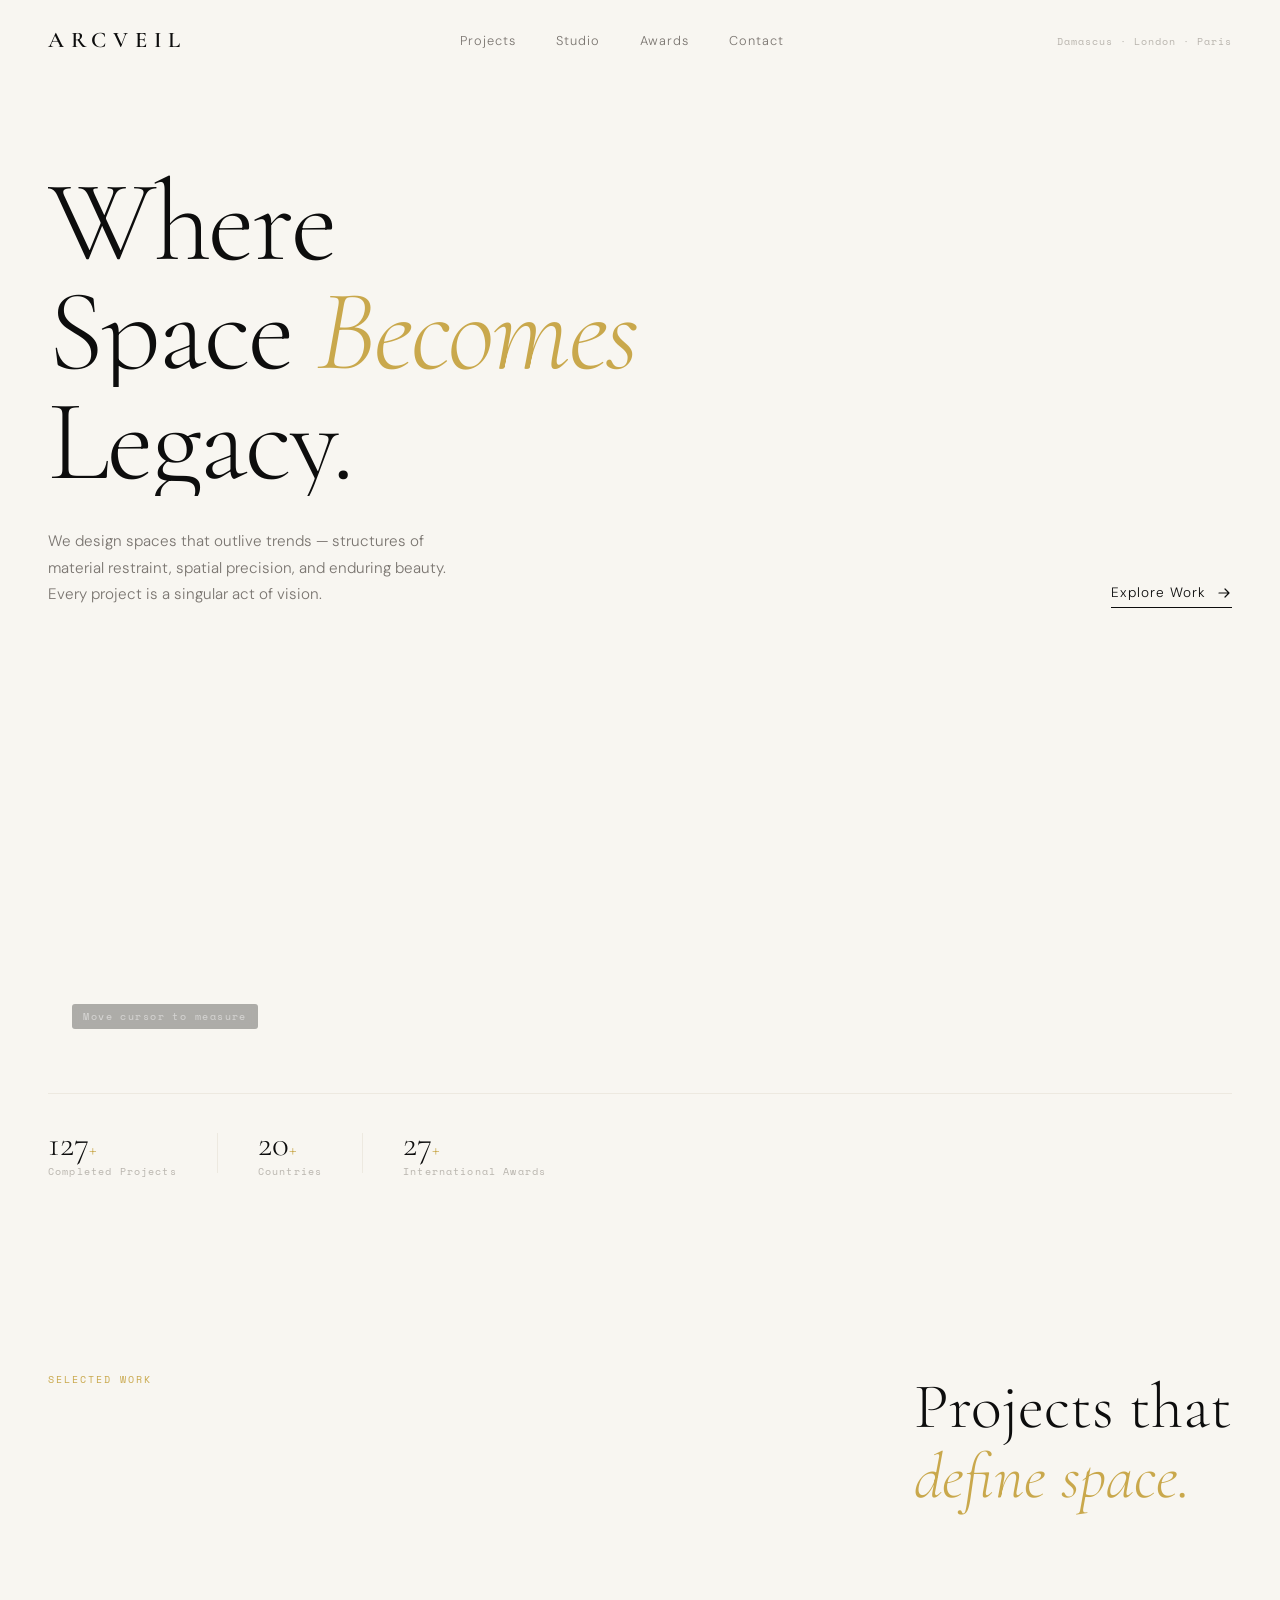
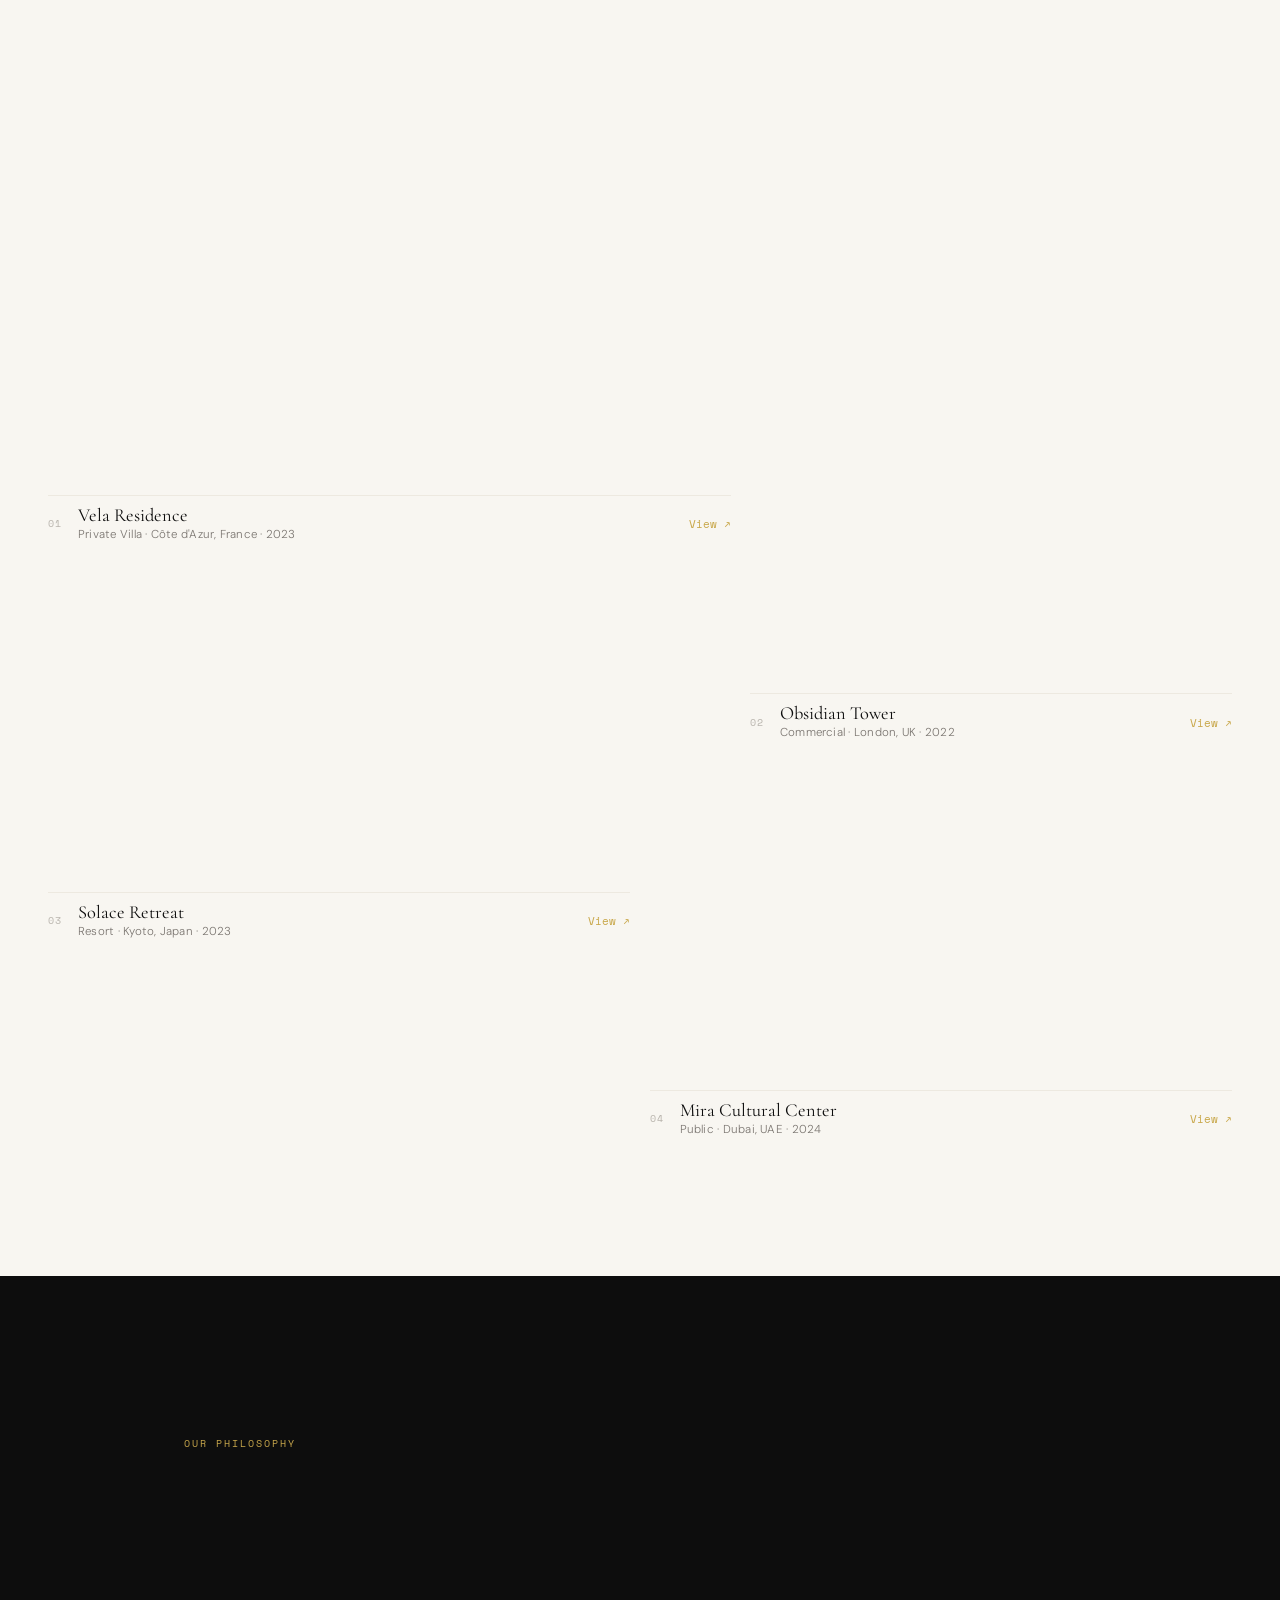
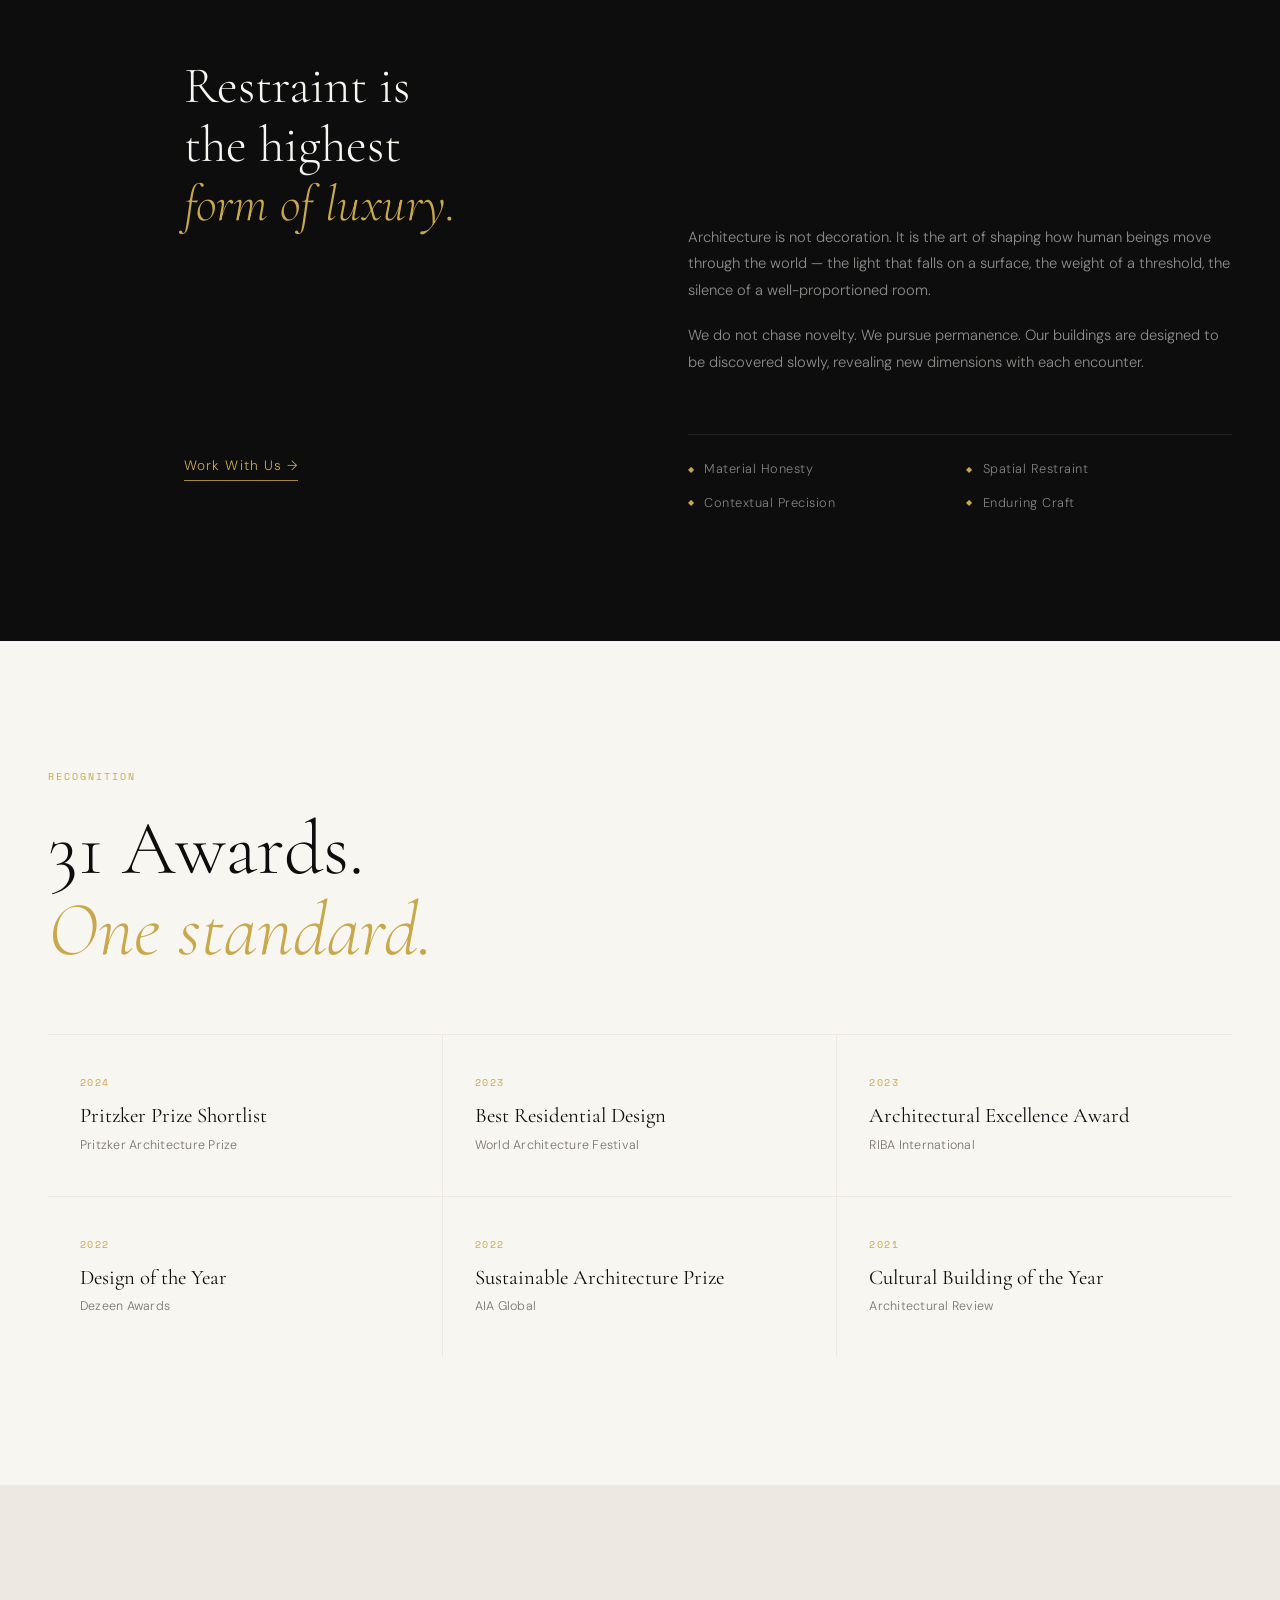
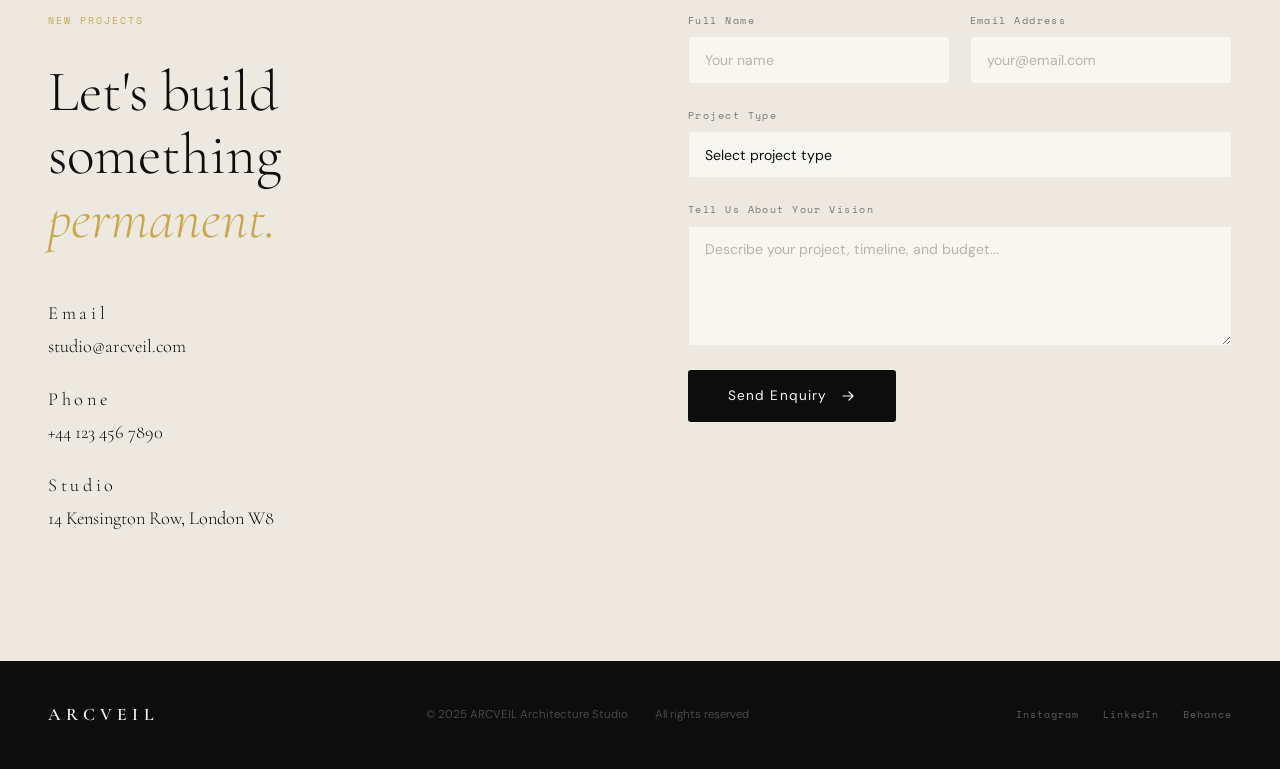
<file: index.html>
<!DOCTYPE html>
<html lang="en">
<head>
  <meta charset="UTF-8" />
  <meta name="viewport" content="width=device-width, initial-scale=1.0" />
  <title>ARCVEIL — Luxury Architecture Studio</title>
  <link rel="stylesheet" href="style.css" />
  <link rel="preconnect" href="https://fonts.googleapis.com" />
  <link rel="preconnect" href="https://fonts.gstatic.com" crossorigin />
  <link href="https://fonts.googleapis.com/css2?family=Cormorant+Garamond:ital,wght@0,300;0,400;0,600;1,300;1,400&family=DM+Sans:wght@300;400;500&family=Space+Mono&display=swap" rel="stylesheet" />
</head>
<body>

  <!-- MEASURE TOOLTIP -->
  <div class="measure-tip" id="measureTip">
    <span class="measure-num" id="measureNum">0</span>
    <span class="measure-unit">m²</span>
  </div>

  <!-- NAV -->
  <nav class="nav" id="nav">
    <div class="nav-inner">
      <div class="nav-logo">ARCVEIL</div>
      <ul class="nav-links">
        <li><a href="#projects">Projects</a></li>
        <li><a href="#philosophy">Studio</a></li>
        <li><a href="#awards">Awards</a></li>
        <li><a href="#contact">Contact</a></li>
      </ul>
      <div class="nav-right">
        <span class="nav-location">Damascus · London · Paris</span>
      </div>
    </div>
  </nav>

  <!-- HERO -->
  <section class="hero" id="hero">
    <div class="hero-label">Est. 2009 — Architectural Excellence</div>

    <h1 class="hero-heading">
      <span class="h-line">
        <span class="h-word reveal-word">Where</span>
      </span>
      <span class="h-line">
        <span class="h-word reveal-word delay-1">Space</span>
        <em class="h-word reveal-word delay-2">Becomes</em>
      </span>
      <span class="h-line">
        <span class="h-word reveal-word delay-3">Legacy.</span>
      </span>
    </h1>

    <div class="hero-bottom">
      <p class="hero-desc reveal-up">
        We design spaces that outlive trends — structures of material restraint,
        spatial precision, and enduring beauty. Every project is a singular act of vision.
      </p>
      <a href="#projects" class="hero-cta reveal-up delay-1">
        <span>Explore Work</span>
        <svg width="16" height="16" viewBox="0 0 16 16" fill="none">
          <path d="M3 8h10M9 4l4 4-4 4" stroke="currentColor" stroke-width="1.2" stroke-linecap="round" stroke-linejoin="round"/>
        </svg>
      </a>
    </div>

    <!-- Hero image curtain -->
    <div class="hero-image-wrap">
      <div class="curtain" id="heroCurtain"></div>
      <div class="hero-image" style="background-image:url('https://images.unsplash.com/photo-1600585154340-be6161a56a0c?w=1400&q=80')">
        <div class="hero-measure-zone" id="heroMeasure" data-base="420">
          <div class="measure-hint">Move cursor to measure</div>
        </div>
      </div>
    </div>

    <div class="hero-stats">
      <div class="stat">
        <span class="stat-num" data-target="147">0</span>
        <span class="stat-label">Completed Projects</span>
      </div>
      <div class="stat-divider"></div>
      <div class="stat">
        <span class="stat-num" data-target="23">0</span>
        <span class="stat-label">Countries</span>
      </div>
      <div class="stat-divider"></div>
      <div class="stat">
        <span class="stat-num" data-target="31">0</span>
        <span class="stat-label">International Awards</span>
      </div>
    </div>
  </section>

  <!-- PROJECTS -->
  <section class="projects-section" id="projects">
    <div class="section-header">
      <div class="section-tag">Selected Work</div>
      <h2 class="section-title">
        Projects that<br /><em>define space.</em>
      </h2>
    </div>

    <div class="projects-grid">

      <div class="project-item project-large">
        <div class="project-img-wrap">
          <div class="curtain project-curtain"></div>
          <div class="project-img measure-zone" data-base="680"
            style="background-image:url('https://images.unsplash.com/photo-1613490493576-7fde63acd811?w=1200&q=80')">
          </div>
        </div>
        <div class="project-info">
          <span class="project-num">01</span>
          <div>
            <h3 class="project-name">Vela Residence</h3>
            <p class="project-meta">Private Villa · Côte d'Azur, France · 2023</p>
          </div>
          <a href="#" class="project-link">View ↗</a>
        </div>
      </div>

      <div class="project-item project-tall">
        <div class="project-img-wrap">
          <div class="curtain project-curtain"></div>
          <div class="project-img measure-zone" data-base="340"
            style="background-image:url('https://images.unsplash.com/photo-1486325212027-8081e485255e?w=800&q=80')">
          </div>
        </div>
        <div class="project-info">
          <span class="project-num">02</span>
          <div>
            <h3 class="project-name">Obsidian Tower</h3>
            <p class="project-meta">Commercial · London, UK · 2022</p>
          </div>
          <a href="#" class="project-link">View ↗</a>
        </div>
      </div>

      <div class="project-item project-sm">
        <div class="project-img-wrap">
          <div class="curtain project-curtain"></div>
          <div class="project-img measure-zone" data-base="195"
            style="background-image:url('https://images.unsplash.com/photo-1558618666-fcd25c85cd64?w=800&q=80')">
          </div>
        </div>
        <div class="project-info">
          <span class="project-num">03</span>
          <div>
            <h3 class="project-name">Solace Retreat</h3>
            <p class="project-meta">Resort · Kyoto, Japan · 2023</p>
          </div>
          <a href="#" class="project-link">View ↗</a>
        </div>
      </div>

      <div class="project-item project-sm">
        <div class="project-img-wrap">
          <div class="curtain project-curtain"></div>
          <div class="project-img measure-zone" data-base="512"
            style="background-image:url('https://images.unsplash.com/photo-1575517111839-3a3843ee7f5d?w=800&q=80')">
          </div>
        </div>
        <div class="project-info">
          <span class="project-num">04</span>
          <div>
            <h3 class="project-name">Mira Cultural Center</h3>
            <p class="project-meta">Public · Dubai, UAE · 2024</p>
          </div>
          <a href="#" class="project-link">View ↗</a>
        </div>
      </div>

    </div>
  </section>

  <!-- PHILOSOPHY -->
  <section class="philosophy-section" id="philosophy">
    <div class="phil-left">
      <div class="section-tag">Our Philosophy</div>
      <h2 class="phil-heading">
        Restraint is<br />
        the highest<br />
        <em>form of luxury.</em>
      </h2>
      <a href="#contact" class="phil-cta">Work With Us →</a>
    </div>
    <div class="phil-right">
      <div class="phil-image-wrap">
        <div class="curtain phil-curtain"></div>
        <div class="phil-image" style="background-image:url('https://images.unsplash.com/photo-1618221195710-dd6b41faaea6?w=900&q=80')"></div>
      </div>
      <div class="phil-text">
        <p>
          Architecture is not decoration. It is the art of shaping how human beings
          move through the world — the light that falls on a surface, the weight of
          a threshold, the silence of a well-proportioned room.
        </p>
        <p>
          We do not chase novelty. We pursue permanence. Our buildings are designed
          to be discovered slowly, revealing new dimensions with each encounter.
        </p>
      </div>
      <div class="phil-values">
        <div class="phil-val">
          <span class="val-icon">◆</span>
          <span>Material Honesty</span>
        </div>
        <div class="phil-val">
          <span class="val-icon">◆</span>
          <span>Spatial Restraint</span>
        </div>
        <div class="phil-val">
          <span class="val-icon">◆</span>
          <span>Contextual Precision</span>
        </div>
        <div class="phil-val">
          <span class="val-icon">◆</span>
          <span>Enduring Craft</span>
        </div>
      </div>
    </div>
  </section>

  <!-- AWARDS -->
  <section class="awards-section" id="awards">
    <div class="section-tag">Recognition</div>
    <h2 class="awards-heading">31 Awards.<br /><em>One standard.</em></h2>
    <div class="awards-grid">
      <div class="award-item">
        <div class="award-year">2024</div>
        <div class="award-name">Pritzker Prize Shortlist</div>
        <div class="award-org">Pritzker Architecture Prize</div>
      </div>
      <div class="award-item">
        <div class="award-year">2023</div>
        <div class="award-name">Best Residential Design</div>
        <div class="award-org">World Architecture Festival</div>
      </div>
      <div class="award-item">
        <div class="award-year">2023</div>
        <div class="award-name">Architectural Excellence Award</div>
        <div class="award-org">RIBA International</div>
      </div>
      <div class="award-item">
        <div class="award-year">2022</div>
        <div class="award-name">Design of the Year</div>
        <div class="award-org">Dezeen Awards</div>
      </div>
      <div class="award-item">
        <div class="award-year">2022</div>
        <div class="award-name">Sustainable Architecture Prize</div>
        <div class="award-org">AIA Global</div>
      </div>
      <div class="award-item">
        <div class="award-year">2021</div>
        <div class="award-name">Cultural Building of the Year</div>
        <div class="award-org">Architectural Review</div>
      </div>
    </div>
  </section>

  <!-- CONTACT -->
  <section class="contact-section" id="contact">
    <div class="contact-inner">
      <div class="contact-left">
        <div class="section-tag">New Projects</div>
        <h2 class="contact-heading">
          Let's build<br />
          something<br />
          <em>permanent.</em>
        </h2>
        <div class="contact-details">
          <div class="contact-detail">
            <span class="detail-label">Email</span>
            <a href="mailto:studio@arcveil.com">studio@arcveil.com</a>
          </div>
          <div class="contact-detail">
            <span class="detail-label">Phone</span>
            <a href="tel:+441234567890">+44 123 456 7890</a>
          </div>
          <div class="contact-detail">
            <span class="detail-label">Studio</span>
            <span>14 Kensington Row, London W8</span>
          </div>
        </div>
      </div>
      <div class="contact-right">
        <div class="contact-form">
          <div class="form-row">
            <div class="form-group">
              <label>Full Name</label>
              <input type="text" placeholder="Your name" />
            </div>
            <div class="form-group">
              <label>Email Address</label>
              <input type="email" placeholder="your@email.com" />
            </div>
          </div>
          <div class="form-group">
            <label>Project Type</label>
            <select>
              <option value="">Select project type</option>
              <option>Private Residence</option>
              <option>Commercial Building</option>
              <option>Cultural Institution</option>
              <option>Interior Architecture</option>
              <option>Urban Planning</option>
            </select>
          </div>
          <div class="form-group">
            <label>Tell Us About Your Vision</label>
            <textarea placeholder="Describe your project, timeline, and budget..."></textarea>
          </div>
          <button class="form-submit" id="formSubmit">
            <span>Send Enquiry</span>
            <svg width="16" height="16" viewBox="0 0 16 16" fill="none">
              <path d="M3 8h10M9 4l4 4-4 4" stroke="currentColor" stroke-width="1.2" stroke-linecap="round" stroke-linejoin="round"/>
            </svg>
          </button>
        </div>
      </div>
    </div>
  </section>

  <!-- FOOTER -->
  <footer class="footer">
    <div class="footer-inner">
      <div class="footer-logo">ARCVEIL</div>
      <div class="footer-mid">
        <span>© 2025 ARCVEIL Architecture Studio</span>
        <span class="footer-dot">·</span>
        <span>All rights reserved</span>
      </div>
      <div class="footer-links">
        <a href="#">Instagram</a>
        <a href="#">LinkedIn</a>
        <a href="#">Behance</a>
      </div>
    </div>
  </footer>

  <script src="script.js"></script>
</body>
</html>
</file>
<file: style.css>
/* ═══════════════════════════════════════════════
   ARCVEIL — arcveil.css
   Palette: #F8F6F1 ivory · #0D0D0D black · #C9A84C gold
   Fonts: Cormorant Garamond (display) · DM Sans (body) · Space Mono (data)
═══════════════════════════════════════════════ */

*, *::before, *::after { box-sizing: border-box; margin: 0; padding: 0; }

:root {
  --ivory:  #F8F6F1;
  --ivory2: #EDE9E0;
  --black:  #0D0D0D;
  --black2: #1A1A1A;
  --gold:   #C9A84C;
  --gold2:  #A8893A;
  --grey:   #7A7570;
  --light-grey: #B8B4AD;
  --font-display: 'Cormorant Garamond', Georgia, serif;
  --font-body:    'DM Sans', sans-serif;
  --font-mono:    'Space Mono', monospace;
  --ease-out: cubic-bezier(0.16, 1, 0.3, 1);
}

html { scroll-behavior: smooth; font-size: 16px; }

body {
  background: var(--ivory);
  color: var(--black);
  font-family: var(--font-body);
  font-weight: 300;
  line-height: 1.6;
  overflow-x: hidden;
}

/* ── MEASURE TOOLTIP ── */
.measure-tip {
  position: fixed;
  background: var(--black);
  color: var(--gold);
  padding: 0.4rem 0.8rem;
  border-radius: 4px;
  font-family: var(--font-mono);
  font-size: 0.72rem;
  letter-spacing: 0.05em;
  pointer-events: none;
  opacity: 0;
  z-index: 9999;
  transform: translate(16px, -50%);
  transition: opacity 0.2s;
  white-space: nowrap;
  display: flex;
  align-items: baseline;
  gap: 0.2rem;
}
.measure-tip.visible { opacity: 1; }
.measure-num { font-size: 1rem; font-weight: 700; }
.measure-unit { font-size: 0.65rem; opacity: 0.7; }

/* ── NAV ── */
.nav {
  position: fixed;
  top: 0; left: 0; right: 0;
  z-index: 100;
  padding: 0 3rem;
  transition: background 0.4s, border-color 0.4s;
  mix-blend-mode: normal;
}
.nav.scrolled {
  background: rgba(248,246,241,0.92);
  backdrop-filter: blur(20px);
  border-bottom: 1px solid var(--ivory2);
}
.nav-inner {
  max-width: 1400px;
  margin: 0 auto;
  height: 80px;
  display: flex;
  align-items: center;
  justify-content: space-between;
}
.nav-logo {
  font-family: var(--font-display);
  font-size: 1.4rem;
  font-weight: 600;
  letter-spacing: 0.3em;
  color: var(--black);
}
.nav-links {
  list-style: none;
  display: flex;
  gap: 2.5rem;
}
.nav-links a {
  font-family: var(--font-body);
  font-size: 0.8rem;
  letter-spacing: 0.08em;
  color: var(--grey);
  text-decoration: none;
  transition: color 0.2s;
}
.nav-links a:hover { color: var(--black); }
.nav-location {
  font-family: var(--font-mono);
  font-size: 0.62rem;
  letter-spacing: 0.1em;
  color: var(--light-grey);
}

/* ── HERO ── */
.hero {
  min-height: 100vh;
  padding: 0 3rem;
  max-width: 1400px;
  margin: 0 auto;
  display: grid;
  grid-template-rows: auto 1fr auto auto;
  padding-top: 120px;
  padding-bottom: 4rem;
  position: relative;
}
.hero-label {
  font-family: var(--font-mono);
  font-size: 0.62rem;
  letter-spacing: 0.2em;
  color: var(--light-grey);
  margin-bottom: 2rem;
  opacity: 0;
  animation: fadeUp 1s 0.3s var(--ease-out) forwards;
}
.hero-heading {
  font-family: var(--font-display);
  font-size: clamp(4rem, 9vw, 9rem);
  font-weight: 300;
  line-height: 0.95;
  letter-spacing: -0.02em;
  color: var(--black);
  margin-bottom: 2rem;
  overflow: hidden;
}
.h-line {
  display: block;
  overflow: hidden;
}
.h-word {
  display: inline-block;
  opacity: 0;
  transform: translateY(100%);
}
.h-word.animate {
  animation: wordReveal 1s var(--ease-out) forwards;
}
.h-word.delay-1 { animation-delay: 0.12s; }
.h-word.delay-2 { animation-delay: 0.22s; }
.h-word.delay-3 { animation-delay: 0.32s; }
.hero-heading em {
  font-style: italic;
  color: var(--gold);
}
@keyframes wordReveal {
  from { opacity: 0; transform: translateY(100%); }
  to   { opacity: 1; transform: translateY(0); }
}

.hero-bottom {
  display: flex;
  align-items: flex-end;
  justify-content: space-between;
  gap: 2rem;
  margin-bottom: 2.5rem;
  flex-wrap: wrap;
}
.hero-desc {
  max-width: 420px;
  font-size: 0.95rem;
  color: var(--grey);
  line-height: 1.75;
}
.hero-cta {
  display: inline-flex;
  align-items: center;
  gap: 0.6rem;
  font-family: var(--font-body);
  font-size: 0.85rem;
  letter-spacing: 0.08em;
  color: var(--black);
  text-decoration: none;
  border-bottom: 1px solid var(--black);
  padding-bottom: 0.2rem;
  white-space: nowrap;
  transition: color 0.2s, border-color 0.2s, gap 0.2s;
}
.hero-cta:hover { color: var(--gold); border-color: var(--gold); gap: 0.9rem; }

/* Hero Image */
.hero-image-wrap {
  position: relative;
  width: 100%;
  height: clamp(340px, 45vh, 560px);
  overflow: hidden;
  border-radius: 4px;
  margin-bottom: 2.5rem;
}
.hero-image {
  width: 100%; height: 100%;
  background-size: cover;
  background-position: center;
  transition: transform 0.6s var(--ease-out);
}
.hero-image-wrap:hover .hero-image { transform: scale(1.03); }
.hero-measure-zone {
  position: absolute;
  inset: 0;
  display: flex;
  align-items: flex-end;
  padding: 1.5rem;
}
.measure-hint {
  font-family: var(--font-mono);
  font-size: 0.6rem;
  letter-spacing: 0.15em;
  color: rgba(255,255,255,0.5);
  background: rgba(0,0,0,0.3);
  padding: 0.3rem 0.7rem;
  border-radius: 3px;
  backdrop-filter: blur(4px);
  transition: opacity 0.3s;
}
.hero-image-wrap:hover .measure-hint { opacity: 0; }

/* Curtain effect */
.curtain {
  position: absolute;
  inset: 0;
  background: var(--ivory);
  z-index: 2;
  transform-origin: left;
  transition: transform 1.2s var(--ease-out);
}
.curtain.revealed { transform: scaleX(0); }

/* Hero Stats */
.hero-stats {
  display: flex;
  align-items: center;
  gap: 2.5rem;
  padding-top: 2rem;
  border-top: 1px solid var(--ivory2);
}
.stat { display: flex; flex-direction: column; gap: 0.2rem; }
.stat-num {
  font-family: var(--font-display);
  font-size: 2.2rem;
  font-weight: 300;
  color: var(--black);
  line-height: 1;
}
.stat-num::after { content: '+'; font-size: 1.2rem; color: var(--gold); }
.stat-label {
  font-family: var(--font-mono);
  font-size: 0.6rem;
  letter-spacing: 0.12em;
  color: var(--light-grey);
}
.stat-divider {
  width: 1px;
  height: 40px;
  background: var(--ivory2);
}

/* ── PROJECTS ── */
.projects-section {
  padding: 8rem 3rem;
  max-width: 1400px;
  margin: 0 auto;
}
.section-header {
  display: flex;
  align-items: flex-start;
  justify-content: space-between;
  margin-bottom: 4rem;
  flex-wrap: wrap;
  gap: 1rem;
}
.section-tag {
  font-family: var(--font-mono);
  font-size: 0.62rem;
  letter-spacing: 0.2em;
  color: var(--gold);
  text-transform: uppercase;
}
.section-title {
  font-family: var(--font-display);
  font-size: clamp(2.5rem, 5vw, 4rem);
  font-weight: 300;
  line-height: 1.1;
  color: var(--black);
}
.section-title em { font-style: italic; color: var(--gold); }

.projects-grid {
  display: grid;
  grid-template-columns: repeat(12, 1fr);
  grid-auto-rows: 80px;
  gap: 1.2rem;
}
.project-item { display: flex; flex-direction: column; gap: 1rem; }
.project-large { grid-column: span 7; grid-row: span 6; }
.project-tall  { grid-column: span 5; grid-row: span 8; }
.project-sm    { grid-column: span 6; grid-row: span 4; margin-top: 0; }

.project-img-wrap {
  flex: 1;
  position: relative;
  overflow: hidden;
  border-radius: 4px;
}
.project-img {
  width: 100%; height: 100%;
  background-size: cover;
  background-position: center;
  transition: transform 0.8s var(--ease-out);
}
.project-img-wrap:hover .project-img { transform: scale(1.06); }

.project-info {
  display: flex;
  align-items: center;
  gap: 1rem;
  padding: 0.5rem 0;
  border-top: 1px solid var(--ivory2);
}
.project-num {
  font-family: var(--font-mono);
  font-size: 0.62rem;
  color: var(--light-grey);
  letter-spacing: 0.1em;
  flex-shrink: 0;
}
.project-name {
  font-family: var(--font-display);
  font-size: 1.15rem;
  font-weight: 400;
  color: var(--black);
  line-height: 1.2;
}
.project-meta {
  font-size: 0.72rem;
  color: var(--grey);
  letter-spacing: 0.02em;
}
.project-link {
  margin-left: auto;
  font-family: var(--font-mono);
  font-size: 0.7rem;
  color: var(--gold);
  text-decoration: none;
  flex-shrink: 0;
  transition: letter-spacing 0.2s;
}
.project-link:hover { letter-spacing: 0.1em; }

/* ── PHILOSOPHY ── */
.philosophy-section {
  background: var(--black);
  padding: 8rem 3rem;
  display: grid;
  grid-template-columns: 1fr 1fr;
  gap: 6rem;
  max-width: 100%;
}
.phil-left {
  max-width: 480px;
  margin: 0 auto;
  display: flex;
  flex-direction: column;
  justify-content: space-between;
  padding: 2rem 0;
}
.phil-left .section-tag { color: var(--gold); margin-bottom: 2rem; }
.phil-heading {
  font-family: var(--font-display);
  font-size: clamp(2.5rem, 4vw, 4rem);
  font-weight: 300;
  line-height: 1.15;
  color: var(--ivory);
}
.phil-heading em { font-style: italic; color: var(--gold); }
.phil-cta {
  display: inline-flex;
  align-items: center;
  font-family: var(--font-body);
  font-size: 0.85rem;
  letter-spacing: 0.08em;
  color: var(--gold);
  text-decoration: none;
  border-bottom: 1px solid var(--gold2);
  padding-bottom: 0.2rem;
  width: fit-content;
  margin-top: 3rem;
  transition: letter-spacing 0.2s;
}
.phil-cta:hover { letter-spacing: 0.12em; }
.phil-right {
  max-width: 560px;
  display: flex;
  flex-direction: column;
  gap: 2.5rem;
}
.phil-image-wrap {
  position: relative;
  height: 380px;
  overflow: hidden;
  border-radius: 4px;
}
.phil-image {
  width: 100%; height: 100%;
  background-size: cover;
  background-position: center;
  transition: transform 0.8s var(--ease-out);
}
.phil-image-wrap:hover .phil-image { transform: scale(1.04); }
.phil-text p {
  font-size: 0.92rem;
  color: rgba(248,246,241,0.55);
  line-height: 1.8;
  margin-bottom: 1.2rem;
}
.phil-values {
  display: grid;
  grid-template-columns: 1fr 1fr;
  gap: 0.8rem;
  padding-top: 1.5rem;
  border-top: 1px solid rgba(255,255,255,0.08);
}
.phil-val {
  display: flex;
  align-items: center;
  gap: 0.6rem;
  font-family: var(--font-body);
  font-size: 0.8rem;
  color: rgba(248,246,241,0.5);
  letter-spacing: 0.04em;
}
.val-icon { color: var(--gold); font-size: 0.5rem; }

/* ── AWARDS ── */
.awards-section {
  padding: 8rem 3rem;
  max-width: 1400px;
  margin: 0 auto;
}
.awards-heading {
  font-family: var(--font-display);
  font-size: clamp(3rem, 6vw, 6rem);
  font-weight: 300;
  line-height: 1.05;
  color: var(--black);
  margin: 1.5rem 0 4rem;
}
.awards-heading em { font-style: italic; color: var(--gold); }
.awards-grid {
  display: grid;
  grid-template-columns: repeat(3, 1fr);
  gap: 0;
}
.award-item {
  padding: 2.5rem 2rem;
  border-top: 1px solid var(--ivory2);
  border-right: 1px solid var(--ivory2);
  transition: background 0.3s;
}
.award-item:nth-child(3n) { border-right: none; }
.award-item:hover { background: var(--ivory2); }
.award-year {
  font-family: var(--font-mono);
  font-size: 0.62rem;
  letter-spacing: 0.15em;
  color: var(--gold);
  margin-bottom: 0.7rem;
}
.award-name {
  font-family: var(--font-display);
  font-size: 1.3rem;
  font-weight: 400;
  color: var(--black);
  line-height: 1.3;
  margin-bottom: 0.4rem;
}
.award-org {
  font-size: 0.78rem;
  color: var(--grey);
  letter-spacing: 0.02em;
}

/* ── CONTACT ── */
.contact-section {
  background: var(--ivory2);
  padding: 8rem 3rem;
}
.contact-inner {
  max-width: 1400px;
  margin: 0 auto;
  display: grid;
  grid-template-columns: 1fr 1fr;
  gap: 6rem;
}
.contact-left .section-tag { margin-bottom: 2rem; }
.contact-heading {
  font-family: var(--font-display);
  font-size: clamp(2.5rem, 4.5vw, 4.5rem);
  font-weight: 300;
  line-height: 1.1;
  color: var(--black);
  margin-bottom: 3rem;
}
.contact-heading em { font-style: italic; color: var(--gold); }
.contact-details { display: flex; flex-direction: column; gap: 1.5rem; }
.contact-detail { display: flex; flex-direction: column; gap: 0.2rem; }
.detail-label {
  font-family: var(--font-mono);
  font-size: 0.6rem;
  letter-spacing: 0.2em;
  color: var(--light-grey);
}
.contact-detail a, .contact-detail span {
  font-family: var(--font-display);
  font-size: 1.15rem;
  color: var(--black);
  text-decoration: none;
  transition: color 0.2s;
}
.contact-detail a:hover { color: var(--gold); }

/* Form */
.contact-form { display: flex; flex-direction: column; gap: 1.5rem; }
.form-row { display: grid; grid-template-columns: 1fr 1fr; gap: 1.2rem; }
.form-group { display: flex; flex-direction: column; gap: 0.5rem; }
.form-group label {
  font-family: var(--font-mono);
  font-size: 0.6rem;
  letter-spacing: 0.15em;
  color: var(--grey);
}
.form-group input,
.form-group select,
.form-group textarea {
  background: var(--ivory);
  border: 1px solid var(--ivory2);
  border-radius: 3px;
  padding: 0.85rem 1rem;
  font-family: var(--font-body);
  font-size: 0.88rem;
  color: var(--black);
  outline: none;
  transition: border-color 0.2s, box-shadow 0.2s;
  width: 100%;
  appearance: none;
}
.form-group input::placeholder,
.form-group textarea::placeholder { color: var(--light-grey); }
.form-group input:focus,
.form-group select:focus,
.form-group textarea:focus {
  border-color: var(--gold);
  box-shadow: 0 0 0 3px rgba(201,168,76,0.1);
}
.form-group textarea { resize: vertical; min-height: 120px; }
.form-submit {
  display: inline-flex;
  align-items: center;
  justify-content: center;
  gap: 0.8rem;
  background: var(--black);
  color: var(--ivory);
  border: none;
  padding: 1.1rem 2.5rem;
  border-radius: 3px;
  font-family: var(--font-body);
  font-size: 0.85rem;
  letter-spacing: 0.08em;
  cursor: pointer;
  transition: background 0.3s, transform 0.2s, gap 0.2s;
  align-self: flex-start;
}
.form-submit:hover {
  background: var(--gold);
  color: var(--black);
  gap: 1.1rem;
}
.form-submit.sent { background: var(--gold); color: var(--black); }

/* ── FOOTER ── */
.footer {
  background: var(--black);
  padding: 2.5rem 3rem;
}
.footer-inner {
  max-width: 1400px;
  margin: 0 auto;
  display: flex;
  align-items: center;
  justify-content: space-between;
  flex-wrap: wrap;
  gap: 1rem;
}
.footer-logo {
  font-family: var(--font-display);
  font-size: 1.1rem;
  font-weight: 600;
  letter-spacing: 0.3em;
  color: var(--ivory);
}
.footer-mid {
  display: flex;
  gap: 0.8rem;
  font-size: 0.72rem;
  color: rgba(248,246,241,0.3);
}
.footer-dot { opacity: 0.3; }
.footer-links { display: flex; gap: 1.5rem; }
.footer-links a {
  font-family: var(--font-mono);
  font-size: 0.62rem;
  letter-spacing: 0.1em;
  color: rgba(248,246,241,0.35);
  text-decoration: none;
  transition: color 0.2s;
}
.footer-links a:hover { color: var(--gold); }

/* ── SCROLL REVEAL ── */
.reveal-up {
  opacity: 0;
  transform: translateY(24px);
  transition: opacity 0.8s var(--ease-out), transform 0.8s var(--ease-out);
}
.reveal-up.visible { opacity: 1; transform: none; }
.reveal-up.delay-1 { transition-delay: 0.15s; }

/* ── RESPONSIVE ── */
@media (max-width: 1100px) {
  .projects-grid { grid-template-columns: 1fr 1fr; grid-auto-rows: auto; }
  .project-large, .project-tall, .project-sm { grid-column: span 1; }
  .project-img-wrap { height: 340px; }
  .awards-grid { grid-template-columns: repeat(2, 1fr); }
  .award-item:nth-child(2n) { border-right: none; }
  .award-item:nth-child(3n) { border-right: 1px solid var(--ivory2); }
  .philosophy-section { grid-template-columns: 1fr; gap: 4rem; padding: 6rem 3rem; }
  .contact-inner { grid-template-columns: 1fr; gap: 4rem; }
}
@media (max-width: 768px) {
  .nav { padding: 0 1.5rem; }
  .nav-links, .nav-location { display: none; }
  .hero { padding: 100px 1.5rem 3rem; }
  .projects-section, .awards-section { padding: 5rem 1.5rem; }
  .awards-grid { grid-template-columns: 1fr; }
  .award-item { border-right: none !important; }
  .philosophy-section { padding: 5rem 1.5rem; }
  .contact-section { padding: 5rem 1.5rem; }
  .form-row { grid-template-columns: 1fr; }
  .footer { padding: 2rem 1.5rem; }
  .footer-inner { flex-direction: column; align-items: flex-start; gap: 1.5rem; }
  .hero-stats { flex-wrap: wrap; gap: 1.5rem; }
}
@media (prefers-reduced-motion: reduce) {
  *, *::before, *::after { animation-duration: 0.001ms !important; transition-duration: 0.001ms !important; }
}
</file>
